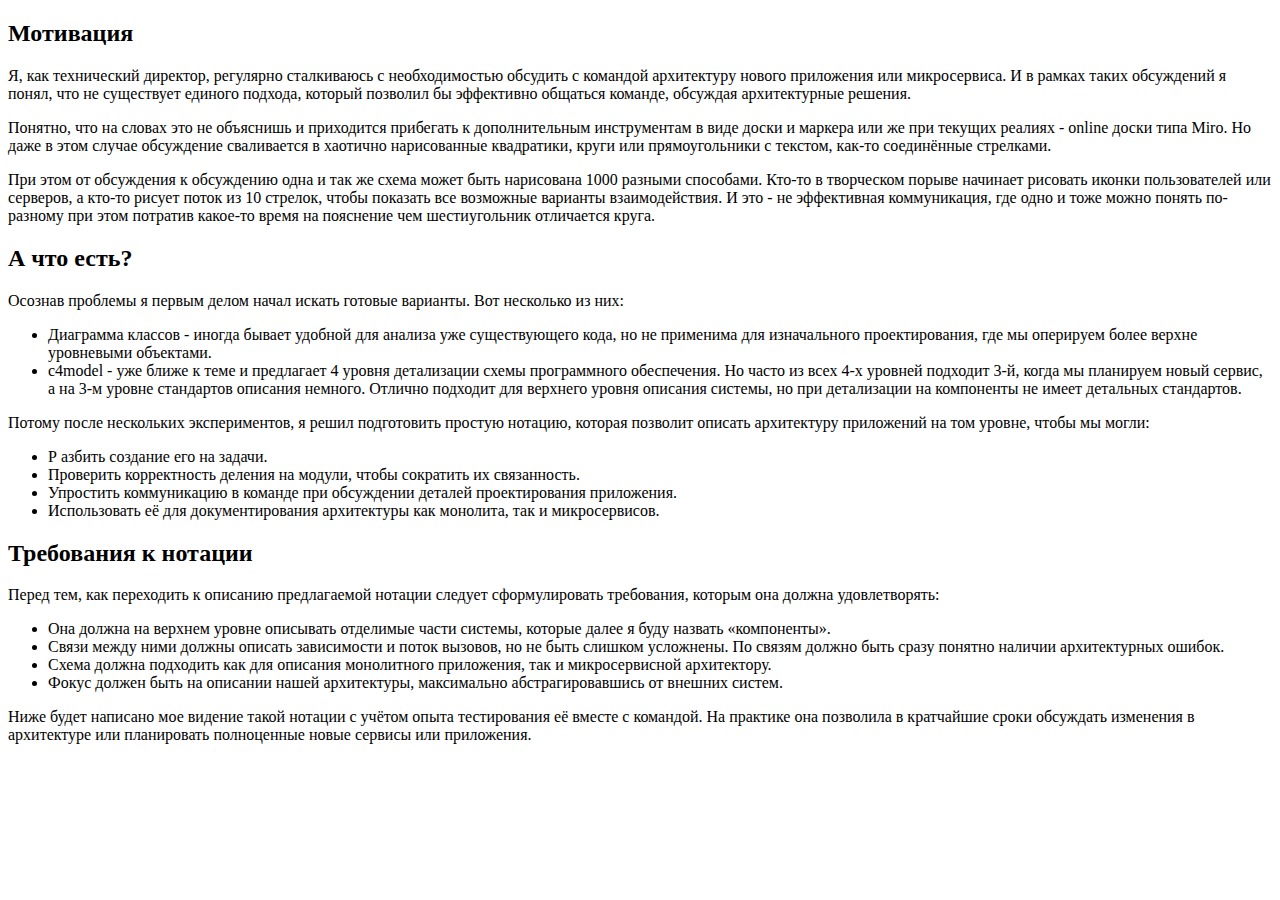
<file: index.html>
<!DOCTYPE html>
<html lang="en">

<head>
    <meta charset="UTF-8">
    <meta name="viewport" content="width=device-width, initial-scale=1.0">
    <title>Моя страница</title>
</head>

<body>
    <h2>Мотивация</h2>
    <p>
        Я, как технический директор, регулярно сталкиваюсь с необходимостью обсудить с командой архитектуру нового
        приложения
        или микросервиса. И в рамках таких обсуждений я понял, что не существует единого подхода, который позволил бы
        эффективно
        общаться команде, обсуждая архитектурные решения.
    </p>

    <p>
        Понятно, что на словах это не объяснишь и приходится прибегать к дополнительным инструментам в виде доски и
        маркера или
        же при текущих реалиях - online доски типа Miro. Но даже в этом случае обсуждение сваливается в хаотично
        нарисованные
        квадратики, круги или прямоугольники с текстом, как-то соединённые стрелками.
    </p>

    <p>
        При этом от обсуждения к обсуждению одна и так же схема может быть нарисована 1000 разными способами. Кто-то в
        творческом порыве начинает рисовать иконки пользователей или серверов, а кто-то рисует поток из 10 стрелок,
        чтобы
        показать все возможные варианты взаимодействия. И это - не эффективная коммуникация, где одно и тоже можно
        понять
        по-разному при этом потратив какое-то время на пояснение чем шестиугольник отличается круга.
    </p>


    <h2>
        А что есть?
    </h2>
    <p>Осознав проблемы я первым делом начал искать готовые варианты. Вот несколько из них:</p>
    <ul>
        <li>
            Диаграмма классов - иногда бывает удобной для анализа уже существующего кода, но не применима для
            изначального
            проектирования, где мы оперируем более верхне уровневыми объектами.
        </li>
        <li>
            c4model - уже ближе к теме и предлагает 4 уровня детализации схемы программного обеспечения. Но часто из
            всех 4-х
            уровней подходит 3-й, когда мы планируем новый сервис, а на 3-м уровне стандартов описания немного. Отлично
            подходит
            для
            верхнего уровня описания системы, но при детализации на компоненты не имеет детальных стандартов.
        </li>

    </ul>
    <p>
        Потому после нескольких экспериментов, я решил подготовить простую нотацию, которая позволит описать архитектуру
        приложений на том уровне, чтобы мы могли:
    </p>
    <ul>
        <li>Р
            азбить создание его на задачи.
        </li>
        <li>
            Проверить корректность деления на модули, чтобы сократить их связанность.
        </li>
        <li>
            Упростить коммуникацию в команде при обсуждении деталей проектирования приложения.
        </li>
        <li>
            Использовать её для документирования архитектуры как монолита, так и микросервисов.
        </li>
    </ul>

    <h2>Требования к нотации</h2>
    <p>
        Перед тем, как переходить к описанию предлагаемой нотации следует сформулировать требования, которым она должна
        удовлетворять:
    </p>
    <ul>
        <li>
            Она должна на верхнем уровне описывать отделимые части системы, которые далее я буду назвать «компоненты».
        </li>
        <li>
            Связи между ними должны описать зависимости и поток вызовов, но не быть слишком усложнены. По связям должно
            быть сразу понятно наличии архитектурных ошибок.
        </li>
        <li>
            Схема должна подходить как для описания монолитного приложения, так и микросервисной архитектору.
        </li>
        <li>
            Фокус должен быть на описании нашей архитектуры, максимально абстрагировавшись от внешних систем.
        </li>
    </ul>

    <p>
        Ниже будет написано мое видение такой нотации с учётом опыта тестирования её вместе с командой. На практике она
        позволила в кратчайшие сроки обсуждать изменения в архитектуре или планировать полноценные новые сервисы или
        приложения.
    </p>

</body>

</html>
</file>
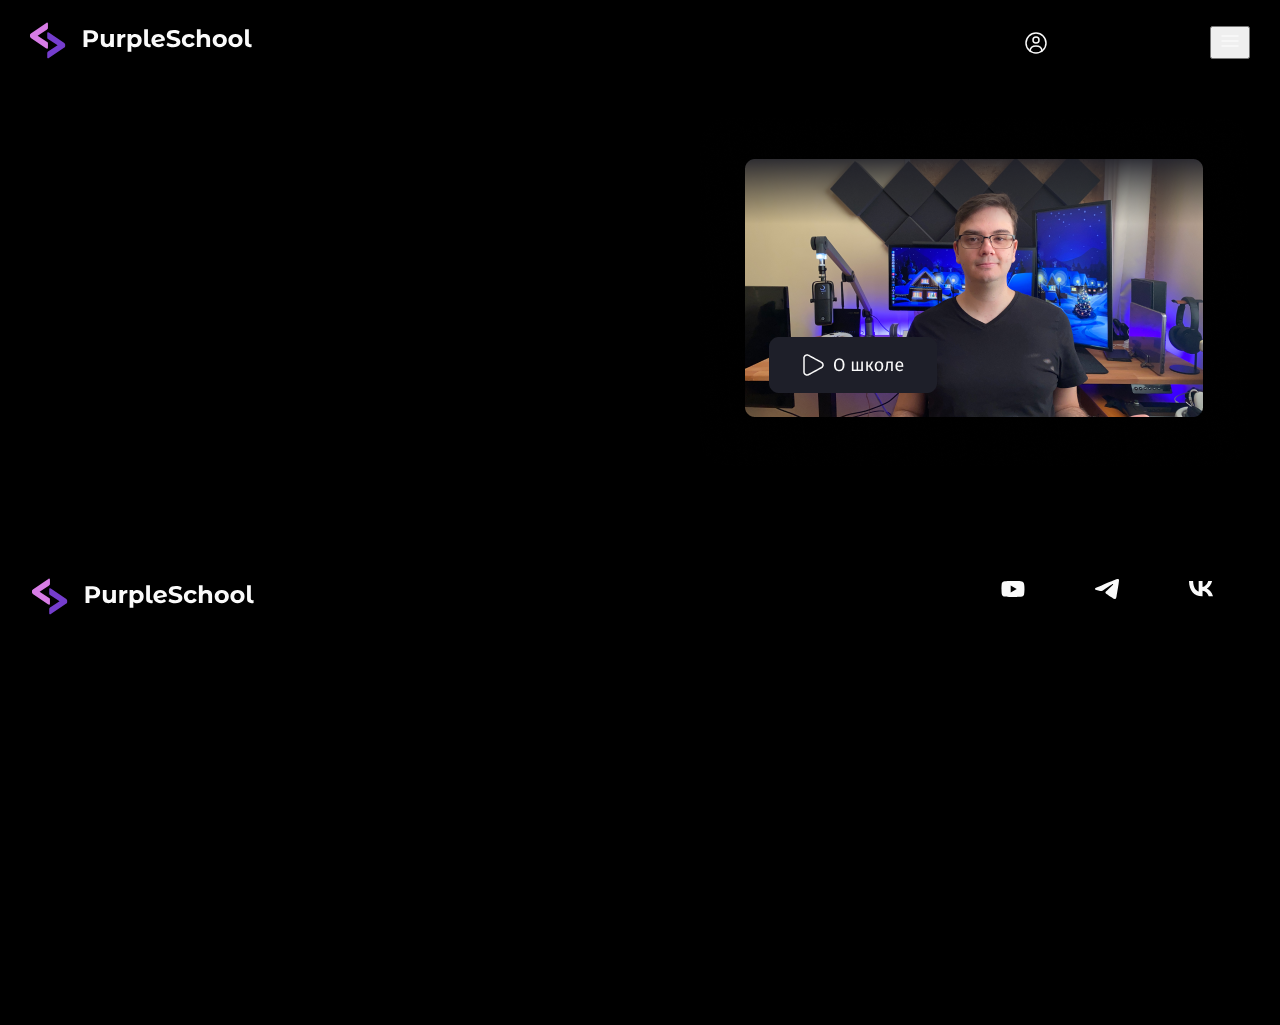
<file: 3-PurpleSchool/index.html>
<!DOCTYPE html>
<html lang="ru">

<head>
    <meta charset="UTF-8">
    <meta name="viewport" content="width=device-width, initial-scale=1.0">
    <link rel="stylesheet" href="styles/global.css">
    <link rel="stylesheet" href="styles/footer.css">
    <link rel="stylesheet" href="styles/header.css">
    <link rel="stylesheet" href="styles/page.css">
    <link rel="stylesheet" href="styles/components.css">
    <link rel="preconnect" href="https://fonts.googleapis.com">
    <link rel="preconnect" href="https://fonts.gstatic.com" crossorigin>
    <link href="https://fonts.googleapis.com/css2?family=Fira+Sans:ital,wght@0,100;0,200;0,300;0,400;0,500;0,600;0,700;0,800;0,900;1,100;1,200;1,300;1,400;1,500;1,600;1,700;1,800;1,900&display=swap"
          rel="stylesheet">
    <title>Школа разработки PurpleSchool</title>
</head>

<body>
<header class="header">
    <div class="header__wrapper">
        <a href="#">
            <img class="header__logo"
                 src="images/logo.svg"
                 alt="Логотип PurpleSchool">
        </a>
        <nav>
            <ul class="menu">
                <li class="menu__item menu__item_active"><a href="#">Курсы</a></li>
                <li class="menu__item"><a href="#">О школе</a></li>
                <li class="menu__item"><a href="#">Блог</a></li>
                <li class="menu__item"><a href="#">База знаний</a></li>
            </ul>
        </nav>
        <a class="header__login" href="#" aria-label="Вход в личный кабинет">
            <img src="images/user.svg" alt="Иконка пользователя">
            <div>Вход</div>
        </a>
        <button class="header__mobile-menu-button"
                aria-expanded="false"
                aria-haspopup="true">
            <img src="images/menu.svg" alt="Кнопка Меню">
        </button>
    </div>
</header>
<section class="section section_light">
    <div class="hero">
        <div class="hero__left">
            <h1 class="hero_h1">Доступные курсы по <br>
                <span class="hero_h1_gradient">Разработке и DevOps
                </span>
            </h1>
            <div class="hero_cta">
                <button class="button button_primary">Выбрать курс</button>
                <button class="button button_ghost">О школе</button>
            </div>
        </div>
        <img class="hero__right"
             src="images/video.png"
             alt="Видео с автором">
    </div>
</section>
<footer class="footer">
    <div class="footer__wrapper">
        <div class="footer__social">
            <a href="#">
                <img class="header__logo"
                     src="images/logo.svg"
                     alt="Логотип PurpleSchool">
            </a>
            <div class="social-icons">
                <a href="#" class="social-icons__icon">
                    <img src="images/social/youtube.svg" alt="YouTube PurpleSchool">
                </a>
                <a href="#" class="social-icons__icon">
                    <img src="images/social/telegram.svg" alt="Telegram PurpleSchool">
                </a>
                <a href="#" class="social-icons__icon">
                    <img src="images/social/vk.svg" alt="ВКонтакте PurpleSchool">
                </a>
            </div>
        </div>
        <div class="footer__menu">
            <nav>
                <div class="footer__menu-header">Меню</div>
                <ul class="menu-small">
                    <li class="menu-small__item"><a href="#">Курсы</a></li>
                    <li class="menu-small__item"><a href="#">О школе</a></li>
                    <li class="menu-small__item"><a href="#">Блог</a></li>
                    <li class="menu-small__item"><a href="#">База знаний</a></li>
                </ul>
            </nav>
            <div>
                <div class="footer__menu-header">Документы</div>
                <ul class="menu-small">
                    <li class="menu-small__item"><a href="#">Договор Оферта</a></li>
                    <li class="menu-small__item"><a href="#">Политика конфиденциальности</a></li>
                </ul>
            </div>
            <div>
                <div class="footer__menu-header">Реквизиты</div>
                <ul class="menu-small">
                    <li class="menu-small__item">ИП Ларичев Антон Андреевич</li>
                    <li class="menu-small__item">ИНН 773373765379</li>
                    <li class="menu-small__item"><a
                            href="mailto:contact@purpleschool.ru">contact@purpleschool.ru</a></li>
                </ul>
            </div>
        </div>
        <div class="footer__copyright">
            PurpleSchool © 2020 - 2023 Все права защищены
        </div>
    </div>
</footer>
</body>

</html>
</file>
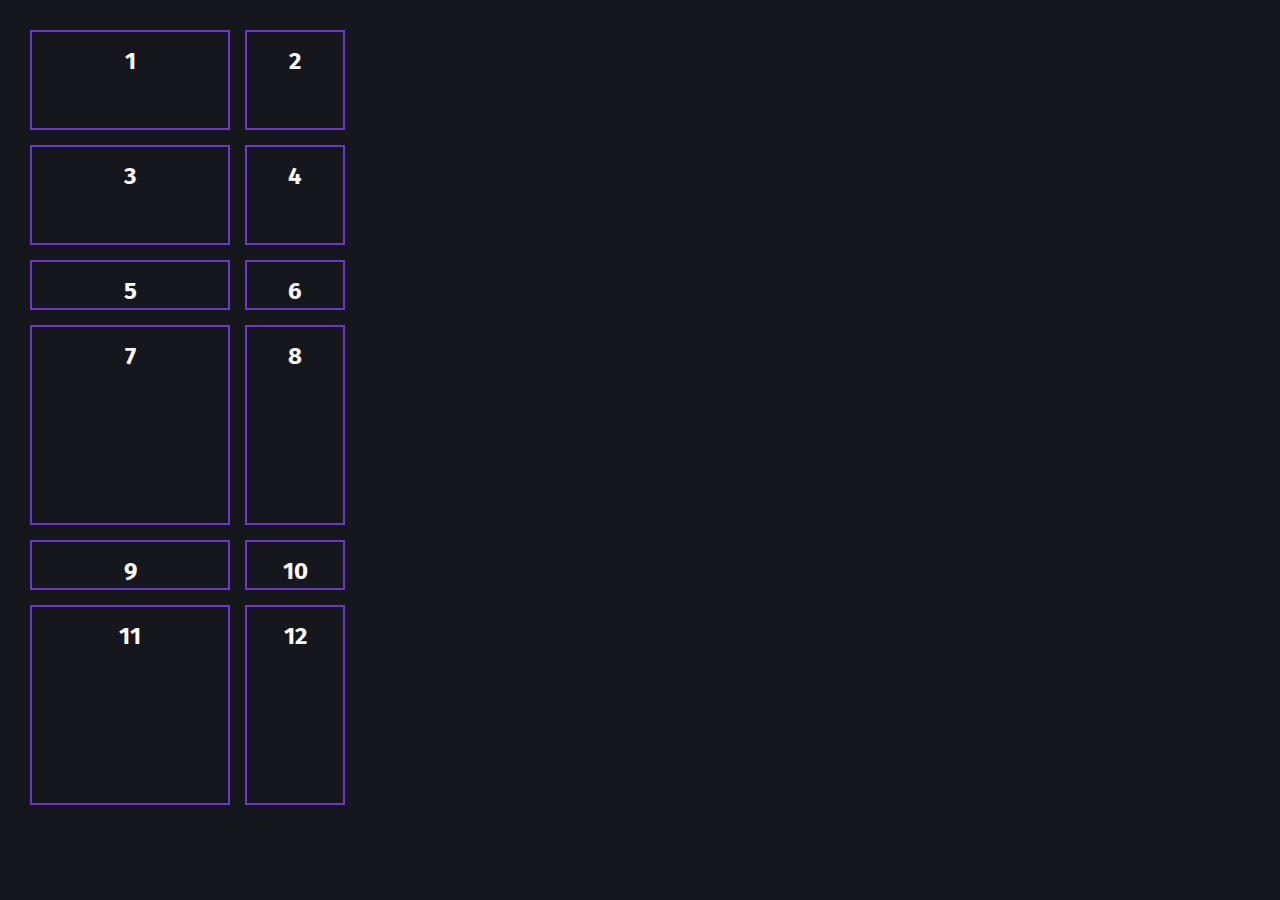
<file: 4-Grid/index.html>
<!DOCTYPE html>
<html lang="ru">
<head>
    <meta charset="UTF-8">
    <meta name="viewport" content="width=device-width, initial-scale=1.0">
    <link rel="stylesheet" href="styles/styles.css">
    <link rel="preconnect" href="https://fonts.googleapis.com">
    <link rel="preconnect" href="https://fonts.gstatic.com" crossorigin>
    <link href="https://fonts.googleapis.com/css2?family=Fira+Sans:ital,wght@0,100;0,200;0,300;0,400;0,500;0,600;0,700;0,800;0,900;1,100;1,200;1,300;1,400;1,500;1,600;1,700;1,800;1,900&display=swap"
          rel="stylesheet">
    <title>Grids</title>
</head>
<body>
<div class="wrapper">
    <div class="item">1</div>
    <div class="item">2</div>
    <div class="item">3</div>
    <div class="item">4</div>
    <div class="item">5</div>
    <div class="item">6</div>
    <div class="item">7</div>
    <div class="item">8</div>
    <div class="item">9</div>
    <div class="item">10</div>
    <div class="item">11</div>
    <div class="item">12</div>
</div>
</body>
</html>
</file>
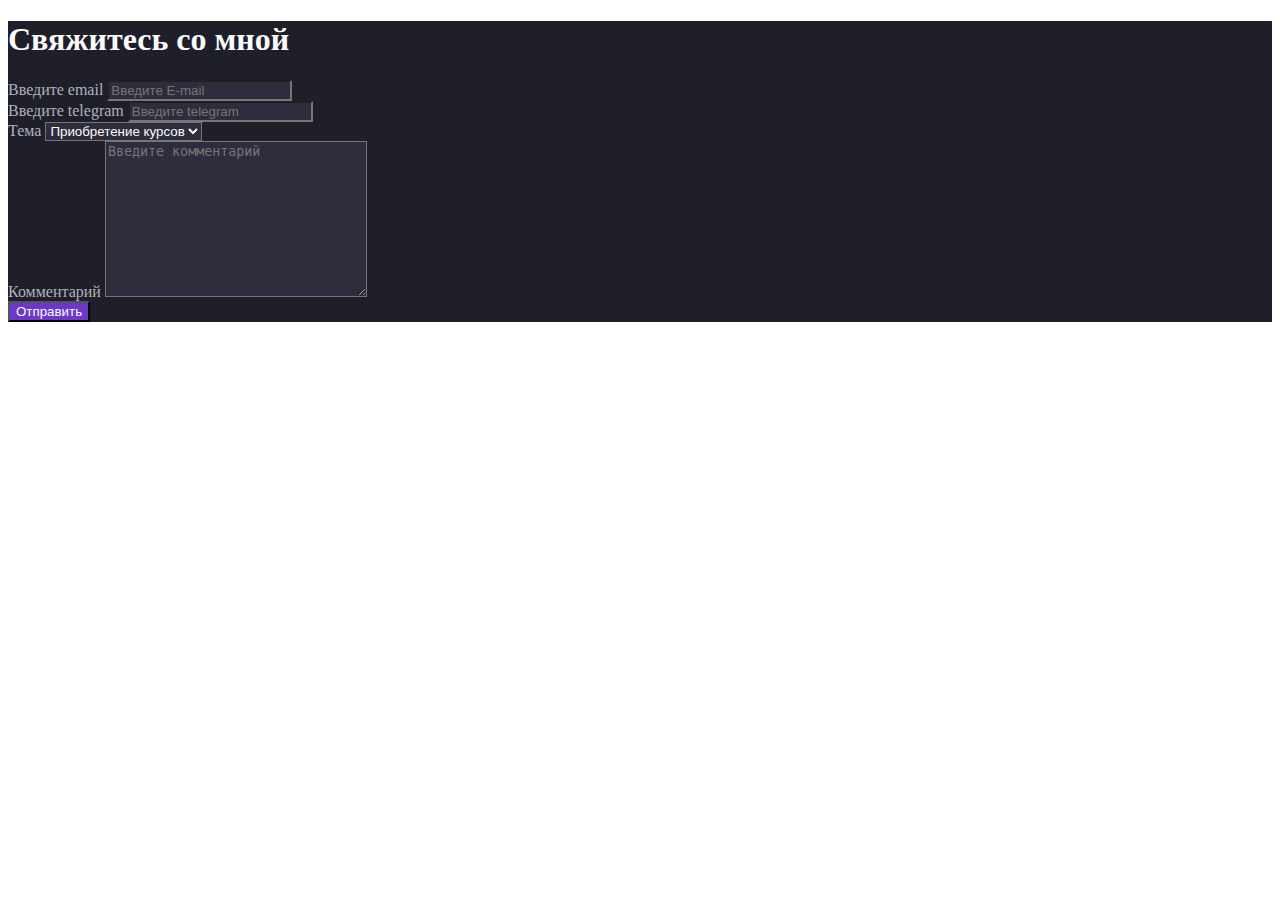
<file: form-contact-me.html>
<!DOCTYPE html>
<html lang="en">

<head>
    <meta charset="UTF-8">
    <meta
        name="viewport"
        content="width=device-width, initial-scale=1.0"
    >
    <title>My table</title>
    <link
        rel="stylesheet"
        href="./styles/style.css"
    >
</head>

<body>
    <main>
        <section>
            <h1>Свяжитесь со мной</h1>
            <form action="#">
                <div>
                    <label for="email">Введите email</label>
                    <input
                        type="email"
                        name="email"
                        id="email"
                        placeholder="Введите E-mail"
                        required
                    >
                </div>
                <div>
                    <label for="telegram">Введите telegram</label>
                    <input
                        type="text"
                        name="telegram"
                        id="telegram"
                        placeholder="Введите telegram"
                    >
                </div>
                <div>
                    <label for="topic">Тема</label>
                    <select
                        name="topic"
                        id="topic"
                        required
                    >
                        <option value="courses">Приобретение курсов</option>
                        <option value="feedback">Обратная связь</option>
                    </select>
                </div>
                <div>
                    <label for="comment">Комментарий</label>
                    <textarea
                        name="comment"
                        id="comment"
                        cols="30"
                        rows="10"
                        placeholder="Введите комментарий"
                    ></textarea>
                </div>
                <button type="submit">Отправить</button>
            </form>
        </section>
    </main>
</body>

</html>
</file>
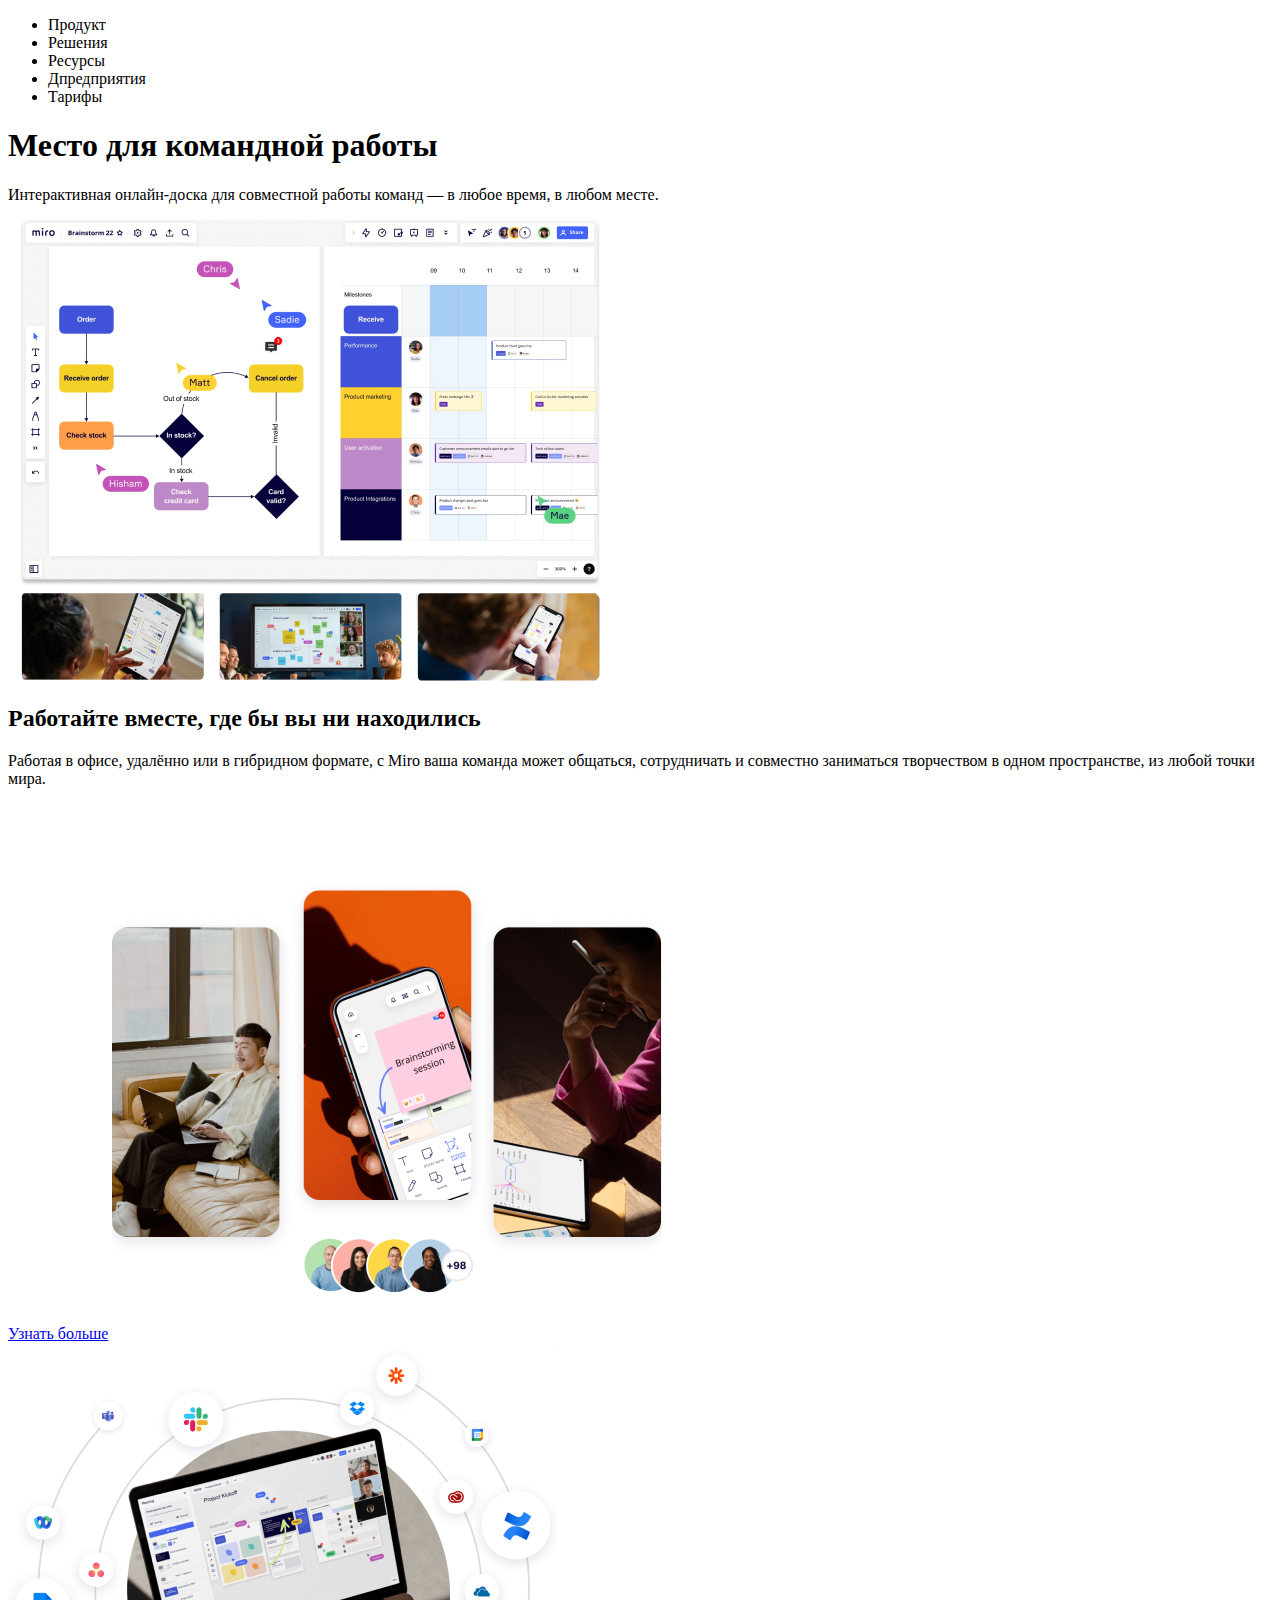
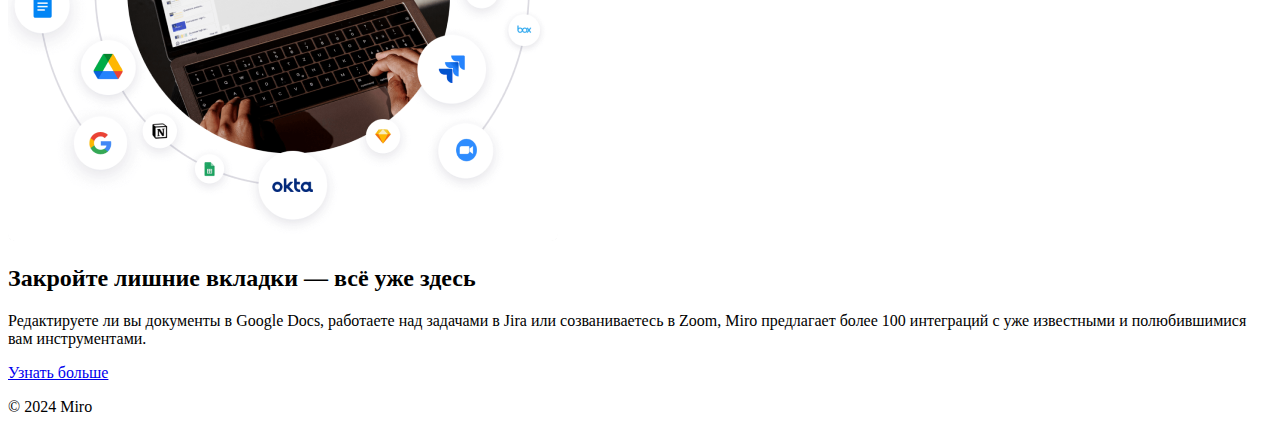
<file: miro.html>
<!DOCTYPE html>
<html lang="ru">

<head>
    <meta charset="UTF-8">
    <meta name="viewport" content="width=device-width, initial-scale=1.0">
    <title>Miro</title>
</head>

<body>
    <header>
        <nav>
            <ul>
                <li>Продукт</li>
                <li>Решения</li>
                <li>Ресурсы</li>
                <li>Дпредприятия</li>
                <li>Тарифы</li>
            </ul>
        </nav>
    </header>
    <main>
        <section>
            <h1>
                Место для командной работы
            </h1>
            <p>
                Интерактивная онлайн-доска для совместной работы команд — в любое время,
                в любом месте.
            </p>
            <img src="./images/headerimage-without-text-1.png" alt="Изображение экрана работы Миро">
        </section>
        <section>
            <h2>
                Работайте вместе, где бы вы ни находились
            </h2>
            <p>
                Работая в офисе, удалённо или в гибридном формате, с Miro ваша команда может общаться, сотрудничать и
                совместно
                заниматься творчеством в одном пространстве, из любой точки мира.
            </p>
            <a href="#">Узнать больше</a>
            <img src="./images/headerimage-without-text-2.png" alt="Работа с Миров с мобильных">
        </section>
        <section>
            <img src="./images/headerimage-without-text-3.png" alt="Сервисы вокруг Миро">
            <h2>
                Закройте лишние вкладки — всё уже здесь
            </h2>
            <p>
                Редактируете ли вы документы в Google Docs, работаете над задачами в Jira или созваниваетесь в Zoom,
                Miro предлагает
                более 100 интеграций с уже известными и полюбившимися вам инструментами.
            </p>
            <a href="#">Узнать больше</a>
        </section>
    </main>
    <footer>
        <p>© 2024 Miro</p>
    </footer>
</body>

</html>
</file>
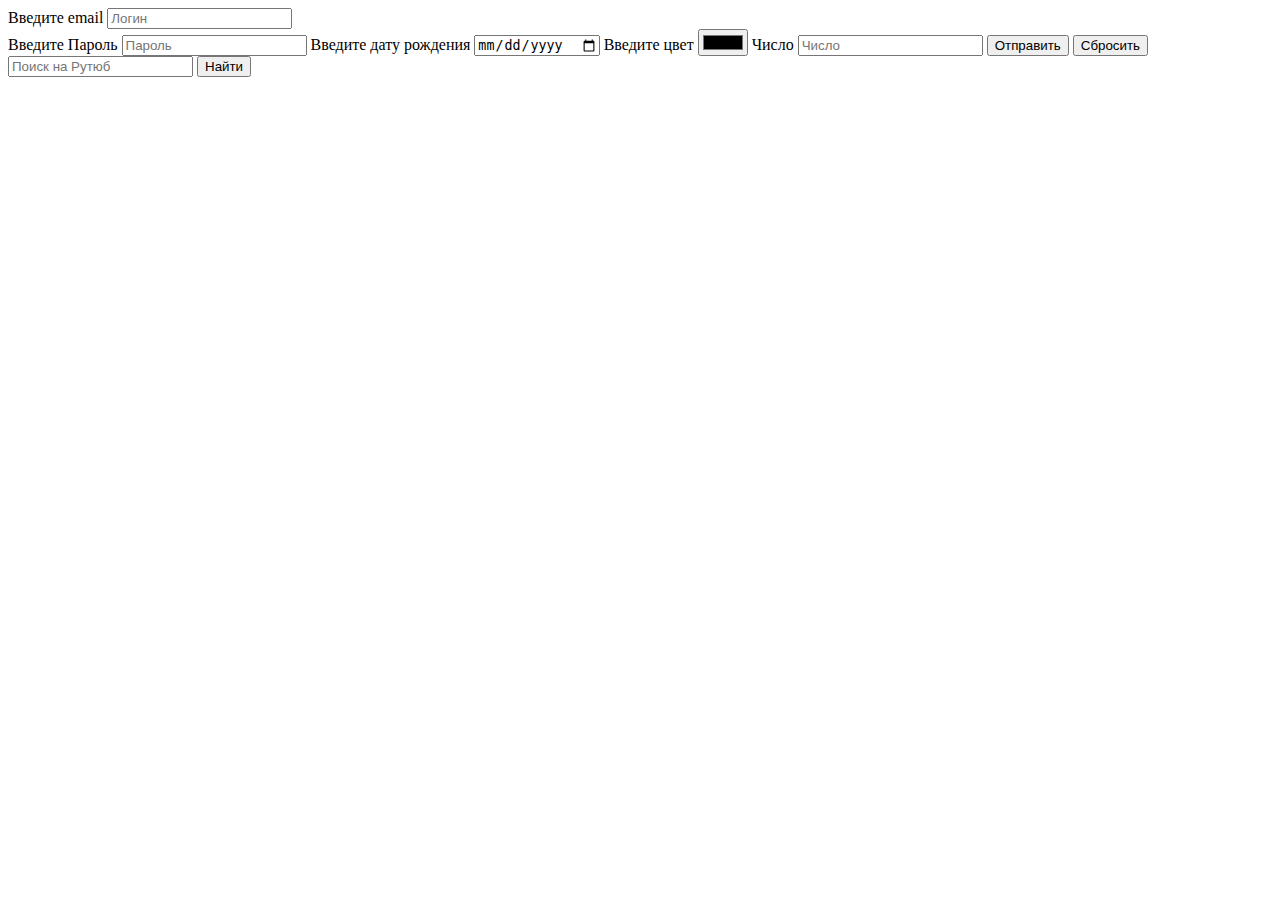
<file: table.html>
<!DOCTYPE html>
<html lang="en">

<head>
    <meta charset="UTF-8">
    <meta name="viewport" content="width=device-width, initial-scale=1.0">
    <title>My table</title>
</head>

<body>
    <section>
        <form action="/test" method="get">
            <input type="hidden" name="hidden" value="значение поля">
            <div>
                <label for="email">Введите email</label>
                <input type="email" name="email" id="email" placeholder="Логин">
            </div>
            <label for="password">Введите Пароль</label>
            <input type="password" name="password" id="password" placeholder="Пароль">
            <label for="birthDate">Введите дату рождения</label>
            <input type="date" id="birthDate" name="birthDate">
            <label for="color">Введите цвет</label>
            <input type="color" id="color" name="color">
            <label>
                <span>Число</span>
                <input type="number" placeholder="Число">
            </label>
            <button type="submit">Отправить</button>
            <button type="reset">Сбросить</button>
        </form>
    </section>
    <section>
        <form action="https://rutube.ru/search/" method="get">
            <label for="search_query">
                <input type="search" name="query" id="search_query" placeholder="Поиск на Рутюб">
                <button type="submit">Найти</button>
            </label>
        </form>
    </section>

    <!--     <section>
        <table>
            <caption>
                Таблица расходов и доходов
            </caption>
            <thead>
                <tr>
                    <th>Год</th>
                    <th colspan="2">2024</th>
                    <th colspan="2">2025</th>
                </tr>
                <tr>
                    <th>Полугодие</th>
                    <th>1</th>
                    <th>2</th>
                    <th>1</th>
                    <th>2</th>
                </tr>
            </thead>
            <tbody>
                <tr>
                    <td>Доход</td>
                    <td>1500$</td>
                    <td>1800$</td>
                    <td>2000$</td>
                    <td>3000$</td>
                </tr>
                <tr>
                    <td>Расход</td>
                    <td>-500$</td>
                    <td>-600$</td>
                    <td>-700$</td>
                    <td>-1000$</td>
                </tr>
            </tbody>
            <tfoot>
                <td>Итог</td>
                <td>1000$</td>
                <td>1200$</td>
                <td>1300$</td>
                <td>2000$</td>
            </tfoot>
        </table>
    </section> -->

</body>

</html>
</file>
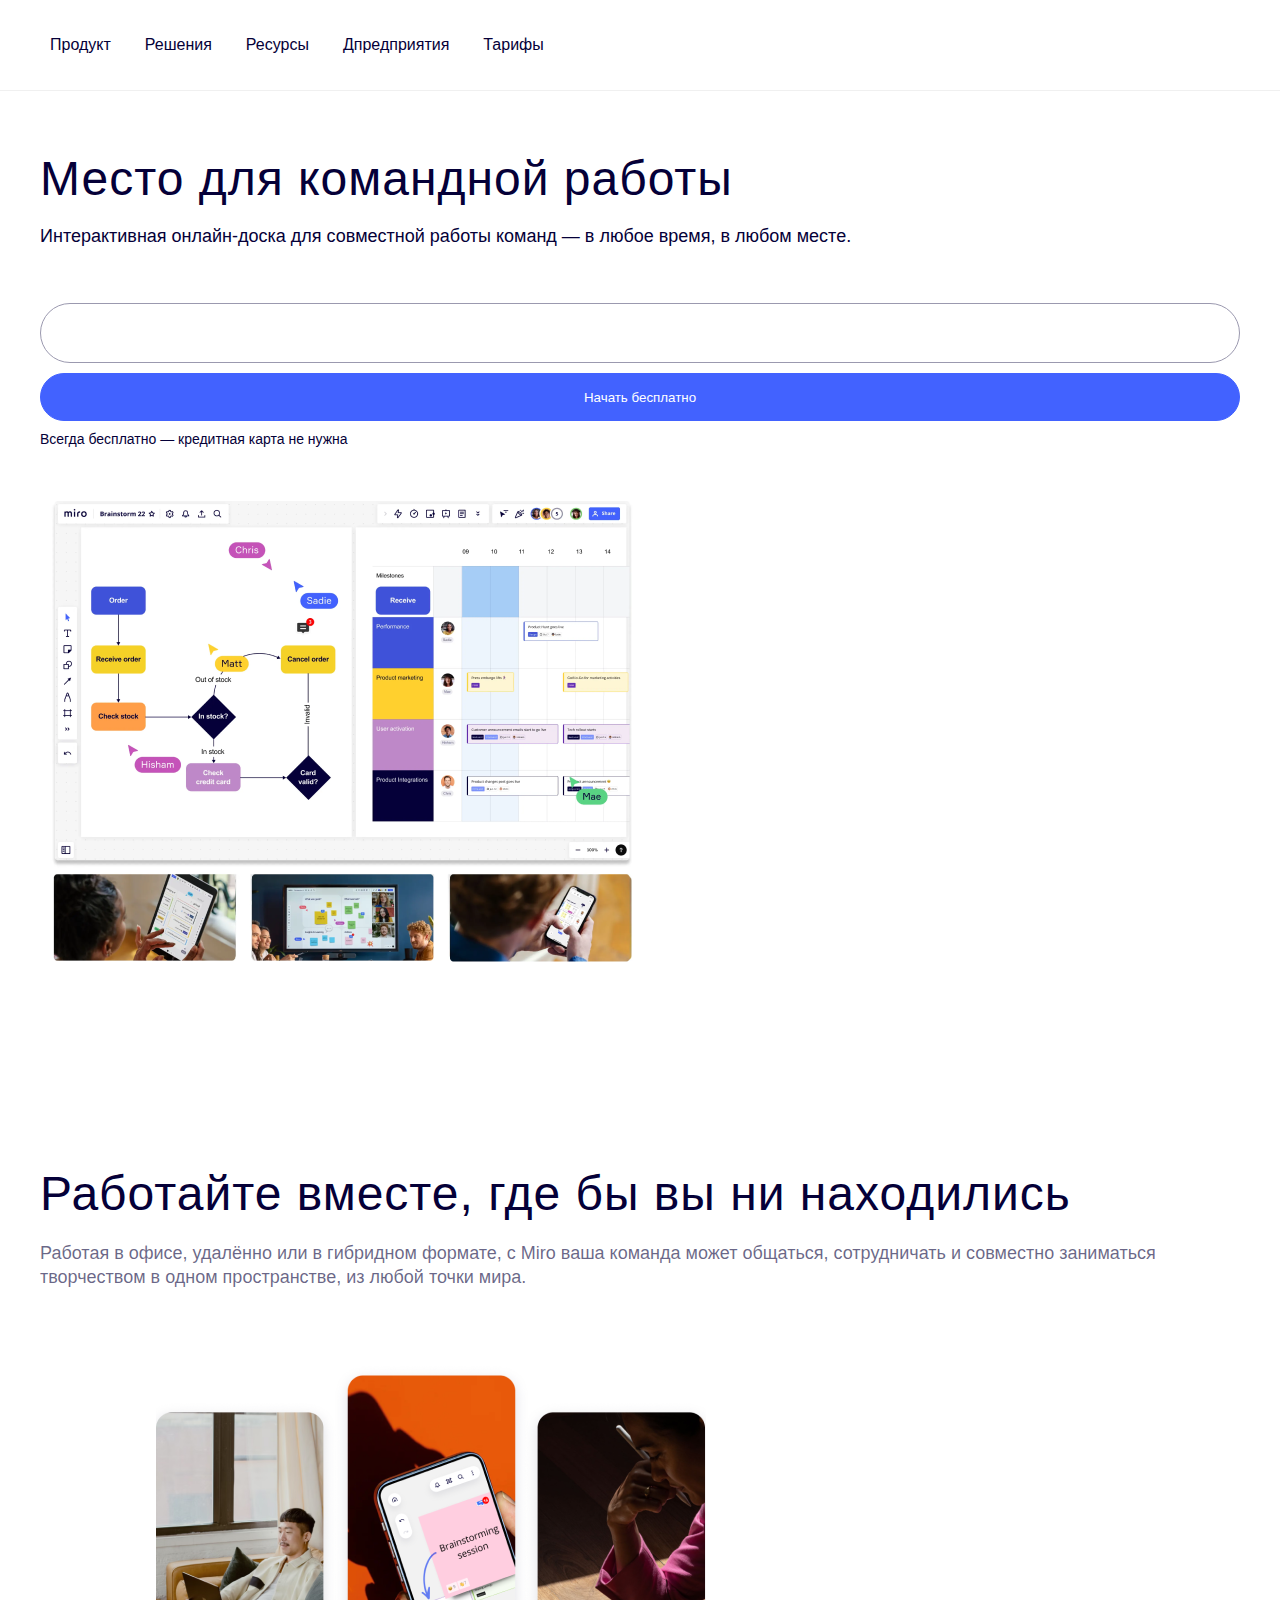
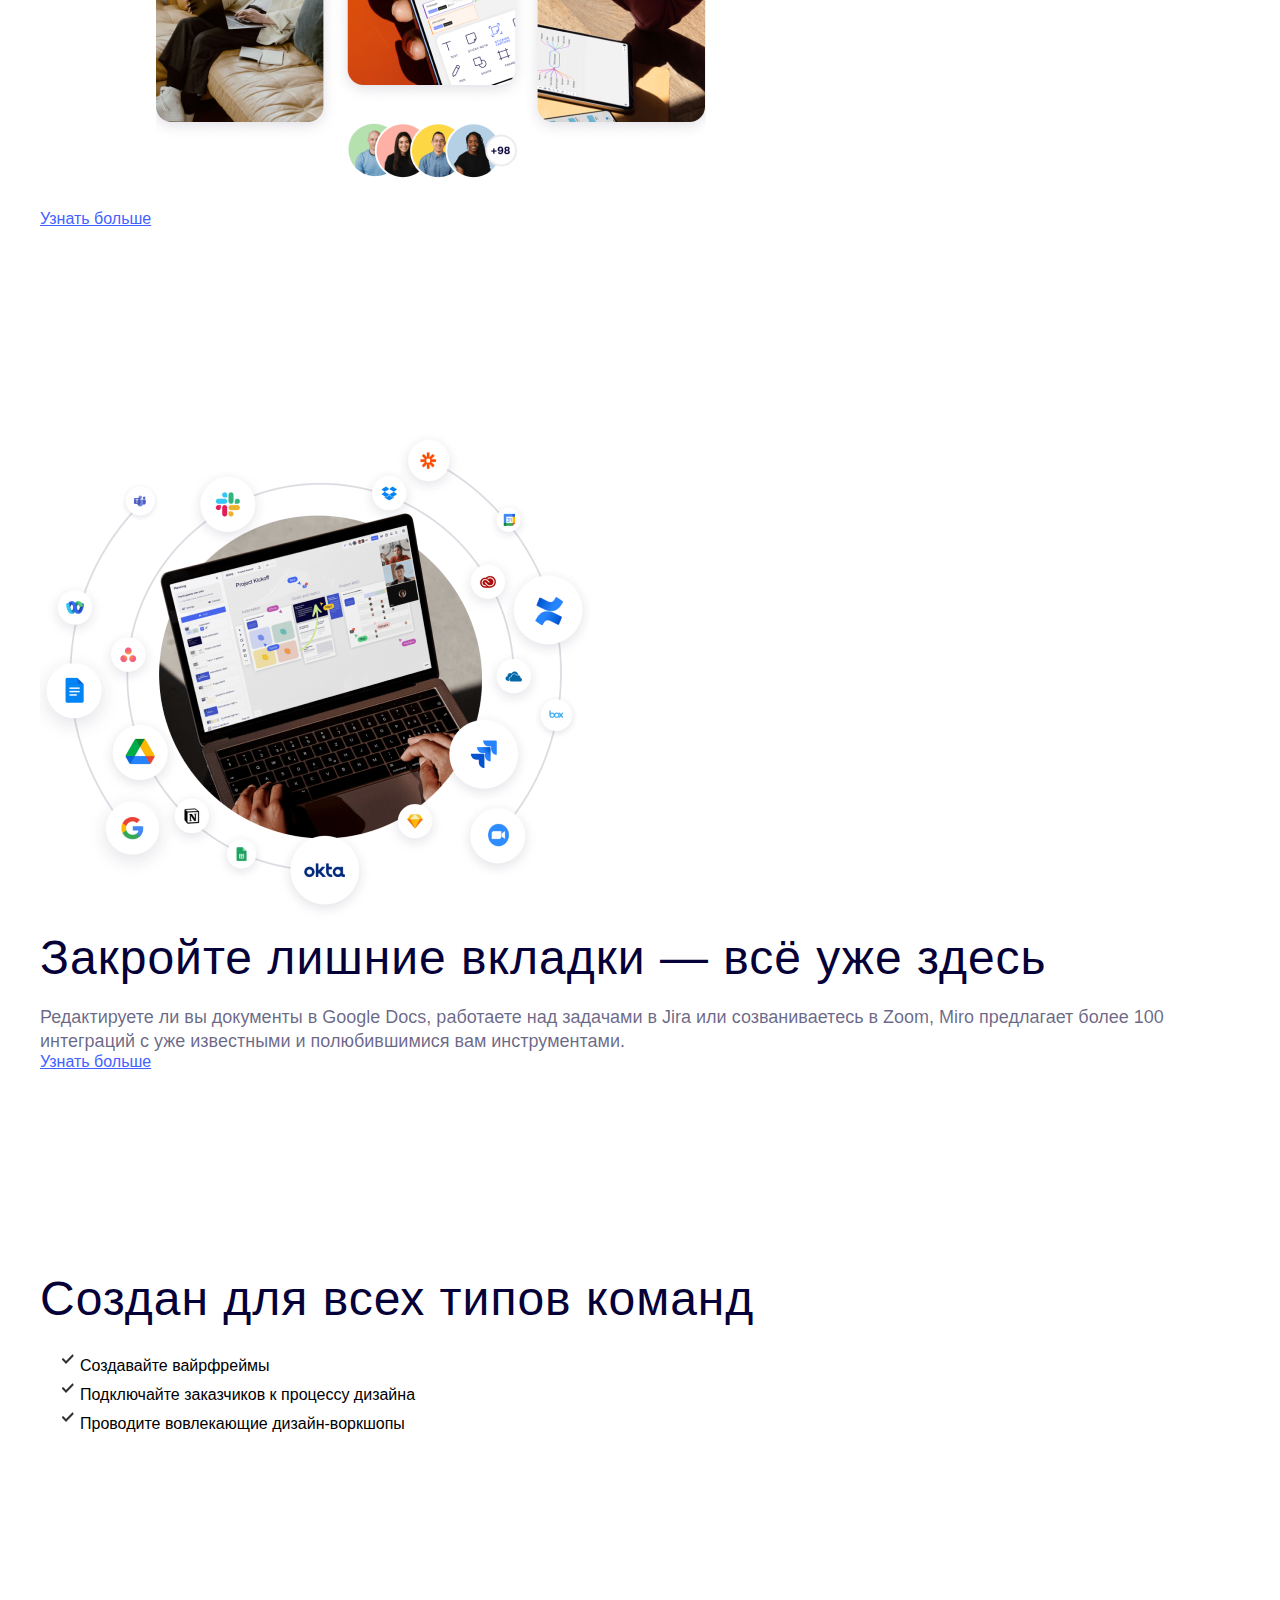
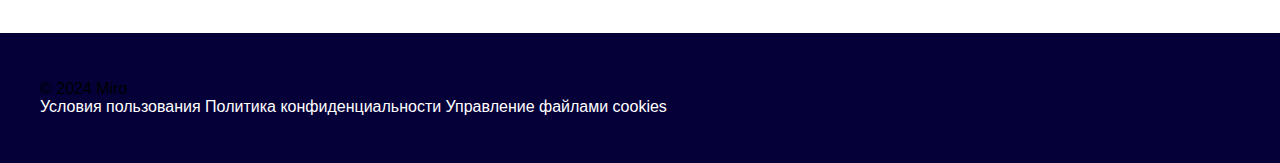
<file: 1-Miro/miro.html>
<!DOCTYPE html>
<html lang="ru">

<head>
    <meta charset="UTF-8">
    <meta
        name="viewport"
        content="width=device-width, initial-scale=1.0"
    >
    <title>Miro</title>
    <link
        rel="stylesheet"
        href="./styles/styles.css"
    >
</head>

<body>
    <header>
        <nav>
            <ul>
                <li><a href="#">Продукт</a></li>
                <li><a href="#">Решения</a></li>
                <li><a href="#">Ресурсы</a></li>
                <li><a href="#">Дпредприятия</a></li>
                <li><a href="#">Тарифы</a></li>
            </ul>
        </nav>
    </header>
    <main>
        <section>
            <h1>
                Место для командной работы
            </h1>
            <p class="heroText">
                Интерактивная онлайн-доска для совместной работы команд — в любое время,
                в любом месте.
            </p>
            <form
                action="/register"
                method="get"
                class="heroForm"
            >
                <input
                    type="email"
                    name="email"
                    id="email"
                >
                <button id="heroButton">Начать бесплатно</button>
            </form>
            <p>Всегда бесплатно — кредитная карта не нужна</p>
            <img
                src="./images/headerimage-without-text-1.png"
                alt="Изображение экрана работы Миро"
            >
        </section>
        <section>
            <h2>
                Работайте вместе, где бы вы ни находились
            </h2>
            <p class="sectionText">
                Работая в офисе, удалённо или в гибридном формате, с Miro ваша команда может общаться, сотрудничать и
                совместно
                заниматься творчеством в одном пространстве, из любой точки мира.
            </p>
            <a
                href="#"
                class="link"
            >Узнать больше</a>
            <img
                src="./images/headerimage-without-text-2.png"
                alt="Работа с Миров с мобильных"
            >
        </section>
        <section>
            <img
                src="./images/headerimage-without-text-3.png"
                alt="Сервисы вокруг Миро"
            >
            <h2>
                Закройте лишние вкладки — всё уже здесь
            </h2>
            <p class="sectionText">
                Редактируете ли вы документы в Google Docs, работаете над задачами в Jira или созваниваетесь в Zoom,
                Miro предлагает
                более 100 интеграций с уже известными и полюбившимися вам инструментами.
            </p>
            <a
                href="#"
                class="link"
            >Узнать больше</a>
        </section>
        <section>
            <h2>
                Создан для всех типов команд
            </h2>
            <ul class="sectionList">
                <li>Создавайте вайрфреймы</li>
                <li>Подключайте заказчиков к процессу дизайна</li>
                <li>Проводите вовлекающие дизайн-воркшопы</li>
            </ul>
        </section>
    </main>
    <footer>
        <div>&#169; 2024 Miro</div>
        <div>
            <a href="#">Условия пользования</a>
            <a href="#">Политика конфиденциальности</a>
            <a href="#">Управление файлами cookies</a>
        </div>
    </footer>
</body>

</html>
</file>
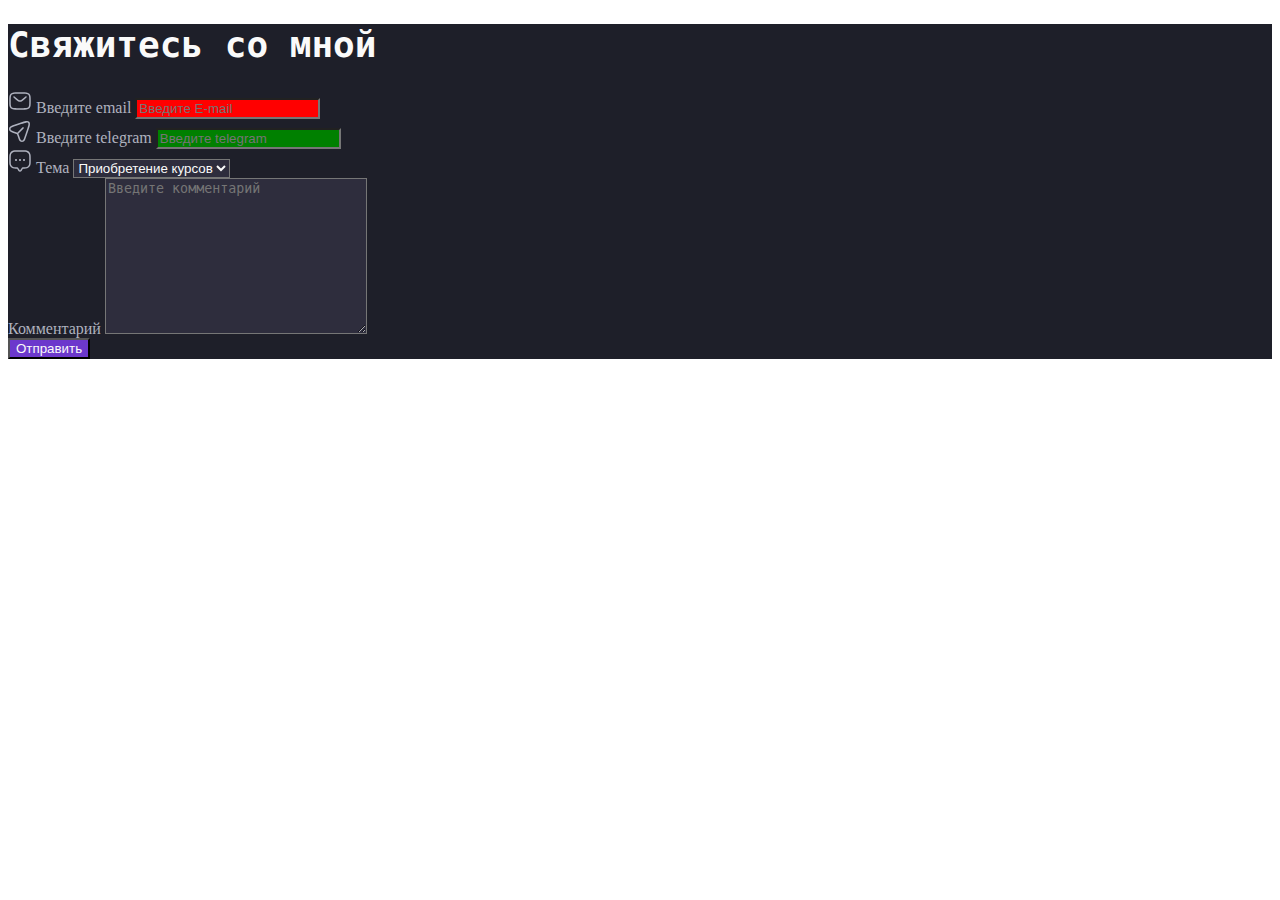
<file: 2-PurpleForm/form-contact-me.html>
<!DOCTYPE html>
<html lang="en">

<head>
    <meta charset="UTF-8">
    <meta
        name="viewport"
        content="width=device-width, initial-scale=1.0"
    >
    <title>Форма связи</title>
    <link
        rel="stylesheet"
        href="./styles/styles.css"
    >
</head>

<body>
    <main>
        <section>
            <h1>Свяжитесь со мной</h1>
            <form action="#">
                <div class="field">
                    <img
                        src="./images/message.svg"
                        alt="Иконка сообщения"
                    >
                    <label for="email">Введите email</label>
                    <input
                        type="email"
                        name="email"
                        id="email"
                        placeholder="Введите E-mail"
                        required
                    >
                </div>
                <div class="field">
                    <img
                        src="./images/telegram.svg"
                        alt="Иконка Телеграмм"
                    >
                    <label for="telegram">Введите telegram</label>
                    <input
                        type="text"
                        name="telegram"
                        id="telegram"
                        placeholder="Введите telegram"
                    >
                </div>
                <div class="field">
                    <img
                        src="./images/topic.svg"
                        alt="Иконка отзыва"
                    >
                    <label for="topic">Тема</label>
                    <select
                        name="topic"
                        id="topic"
                        required
                    >
                        <option value="courses">Приобретение курсов</option>
                        <option value="feedback">Обратная связь</option>
                    </select>
                </div>
                <div class="field">
                    <label for="comment">Комментарий</label>
                    <textarea
                        name="comment"
                        id="comment"
                        cols="30"
                        rows="10"
                        placeholder="Введите комментарий"
                    ></textarea>
                </div>
                <button type="submit">Отправить</button>
            </form>
        </section>
    </main>
</body>

</html>
</file>
<file: 3-PurpleSchool/styles/global.css>
:root {
    --color-primary: #000;
}

html {

}

body {
    background: #000;
}
</file>
<file: 3-PurpleSchool/styles/footer.css>
.footer {
    background-color: var(--color-footer);
}

.footer__wrapper {
    max-width: var(--layout-width);
    margin: 0 auto;
    padding: 60px 24px 100px;
}

.footer__social {
    display: flex;
    justify-content: space-between;
    margin-bottom: 36px;
}

.footer__menu {
    display: flex;
    gap: 80px;
    margin-bottom: 48px;
}

.footer__menu-header {
    font-weight: 400;
    font-size: 16px;
    line-height: 120%;
    color: var(--color-secondary);
}

.footer__copyright {
    font-weight: 400;
    font-size: 16px;
    line-height: 150%;
    color: var(--color-link-hover);
}
</file>
<file: 3-PurpleSchool/styles/header.css>
/* Header */

header {
    background-color: var(--color-bg-medium);
}

.header__wrapper {
    max-width: 1220px;
    margin: 0 auto;
    display: flex;
    justify-content: space-between;
    align-items: center;
}

.header__login {
    display: flex;
    gap: 8px;
    align-items: center;
    font-size: 18px;
    cursor: pointer;
    color: var(--color-text);
}

.header__login:hover {
    color: var(--color-link-hover);
}

/* Menu */

.menu {
    list-style: none;
    display: flex;
    gap: 40px;
}

.menu__item {
    padding: 8px 16px;
}

.menu__item a {
    cursor: pointer;
    font-size: 18px;
    line-height: 120%;
    color: var(--color-text);
}

.menu__item:hover a {
    color: var(--color-link-hover);
}

.menu__item_active {
    border: 1px solid var(--color-stroke);
    border-radius: var(--border-8);
}
</file>
<file: 3-PurpleSchool/styles/page.css>
.hero {
    max-width: var(--layout-width);
    margin: 0 auto;
    display: flex;
    justify-content: space-between;
    align-items: center;
    padding: 40px 24px;
}

.hero__left {
    display: flex;
    flex-direction: column;
    gap: 32px;
}

.hero_h1 {
    margin: 0;
    font-weight: 700;
    font-size: 54px;
    line-height: 100%;
    color: var(--color-text);
}

.hero_h1_gradient {
    background: var(--gradient);
    background-clip: text;
    -webkit-background-clip: text;
    -webkit-text-fill-color: transparent;
    color: transparent;
}

.hero_cta {
    display: flex;
    gap: 32px;
}

.button-more {
    text-align: center;
}

.chip_wrapper {
    display: flex;
    gap: 24px;
    margin-bottom: 32px;
    overflow-x: auto;
    margin-left: -24px;
    padding-left: 24px;
    margin-right: -24px;
    scrollbar-width: none;
}

.courses_wrapper {
    display: grid;
    grid-template-columns: repeat(3, 1fr);
    gap: 70px;
}

@media (max-width: 1200px) {
    .hero {
        flex-direction: column;
    }

    .hero_cta {
        justify-content: center;
    }

    .hero_h1 {
        text-align: center;
    }
}

@media (max-width: 640px) {
    .hero_h1 {
        font-size: 30px;
        line-height: 120%;
    }

    .hero__right {
        width: 100%;
    }

    .hero {
        padding: 0 24px;
    }
}

@media (max-width: 480px) {
    .hero_cta {
        gap: 16px;
    }
}
</file>
<file: 3-PurpleSchool/styles/components.css>
/* Section */

.section_light {
    background-color: var(--color-bg-medium);
}

.section__wrapper {
    max-width: var(--layout-width);
    margin: 0 auto;
    padding: 100px 24px;
}

/* Buttons */

.button {
    padding: 16px 32px;
    color: var(--color-text);
    background: none;
    border: none;
    font-weight: 400;
    font-size: 18px;
    line-height: 120%;
    border-radius: var(--border-10);
    cursor: pointer;
    display: inline-block;
    text-align: center;
}

.button_primary {
    background: var(--color-primary);
}

.button_primary:hover {
    background: var(--color-primary-hover);
}

.button_ghost {
    border: 1px solid var(--color-stroke);
}

.button_ghost:hover {
    background: var(--color-bg-light);
}

@media (max-width: 640px) {
    .button {
        padding: 12px 32px;
    }
}

/* Social */

.social-icons {
    display: flex;
    align-items: center;
    gap: 24px;
}

.social-icons__icon {
    border: 1px solid var(--color-stroke);
    border-radius: var(--border-8);
    text-decoration: none;
    padding: 11px;
    width: 48px;
    height: 48px;
}

.social-icons__icon:hover {
    background: var(--color-bg-medium);
}

.menu-small {
    list-style: none;
    padding: 0;
}

.menu-small__item {
    color: var(--color-link-hover);
    font-size: 18px;
    line-height: 120%;
    margin-bottom: 12px;
}

.menu-small__item a {
    color: var(--color-text);
}

.menu-small__item a:hover {
    color: var(--color-link-hover);
}

/* Headling */

.heading {
    margin-bottom: 32px;
}

.headling__top {
    font-weight: 400;
    font-size: 18px;
    line-height: 120%;
    color: var(--color-secondary);
    margin-bottom: 8px;
}

.headling__bottom {
    font-weight: 400;
    font-size: 46px;
    line-height: 120%;
    color: var(--color-text);
    margin: 0 0 32px 0;
}

@media (max-width: 860px) {
    .headling__bottom {
        font-weight: 400;
        font-size: 34px;
        line-height: 120%;
    }
}

/* paragraph */

.paragraph {
    font-weight: 400;
    font-size: 18px;
    line-height: 150%;
    color: var(--color-text);
    max-width: 787px;
}

.paragraph_32 {
    margin-bottom: 32px;
}

/* Card */

.card {
    background: var(--color-bg-medium);
    border-radius: var(--border-10);
}

.card__32 {
    padding: 32px;
}

/* post-wrapper */

.post-wrapper {
    margin-top: 48px;
    display: flex;
    flex-direction: column;
    gap: 36px;
    margin-bottom: 48px;
}

/* post */

.post {
    display: flex;
    justify-content: space-between;
    gap: 32px;
}

.post__button a {
    display: block;
}

.post__stats {
    display: flex;
    gap: 32px;
}

.post__stat {
    display: flex;
    align-items: center;
    gap: 4px;
    color: var(--color-link-hover);
    font-weight: 400;
    font-size: 16px;
    line-height: 120%;
}

.post__content {
    display: flex;
    flex-direction: column;
    gap: 12px;
}

.post__header {
    font-weight: 700;
    font-size: 24px;
    line-height: 120%;
    color: var(--color-text);
    margin: 0;
}

.post__description {
    font-weight: 400;
    font-size: 16px;
    line-height: 150%;
    color: var(--color-text);
}

@media (max-width: 860px) {
    .post {
        flex-direction: column;
    }

    .post__header {
        font-size: 21px;
    }
}

/* chip */

.chip {
    font-weight: 400;
    font-size: 18px;
    line-height: 120%;
    text-align: center;
    color: var(--color-text);
    border: 1px solid var(--color-stroke);
    border-radius: var(--border-10);
    padding: 8px 16px;
    background: none;
    cursor: pointer;
    white-space: nowrap;
}

.chip:hover {
    background: var(--color-bg-medium);
}

.chip_active {
    background: var(--color-primary);
    border: none;
}

.chip_active:hover {
    background: var(--color-primary-hover);
    border: none;
}

/* Course Card */

.course-card {
    background: var(--color-bg-medium);
    border-radius: var(--border-10);
    color: var(--color-text);
}
</file>
<file: 4-Grid/styles/styles.css>
:root {
    --color-primary: #6C38CC;
    --color-primary-hover: #5B2BB2;
    --color-secondary: #E47AD5;
    --color-text: #FAFAFA;
    --color-link-hover: #AFB2BF;
    --color-bg: #16171D;
    --color-bg-medium: #1E1F29;
    --color-bg-light: #2E2D3D;
    --color-stroke: #4D5064;
    --color-footer: #101114;;

    --gradient: linear-gradient(
            93.33deg,
            #D77BE6 9.26%,
            #BE63E6 42.32%,
            #6C38CC 104.58%);

    --border-8: 8px;
    --border-10: 10px;
    --layout-width: 1172px;
}

* {
    box-sizing: border-box;
}

html {
    -webkit-font-smoothing: antialiased;
    -moz-osx-font-smoothing: grayscale;
    text-rendering: optimizeLegibility;
}

body {
    background: var(--color-bg);
    margin: 30px;
    font-family: Fira Sans, sans-serif;
    font-weight: 400;
    font-style: normal;
}

/*a {*/
/*    text-decoration: none;*/
/*}*/
.item {
    color: var(--color-text);
    font-size: 24px;
    font-weight: 700;
    border: 2px solid var(--color-primary);
    text-align: center;
    padding: 15px;
}

.wrapper {
    display: grid;
    grid-template-columns: 200px 100px;
    grid-template-rows: 100px 100px;
    grid-auto-rows: 50px 200px;
    gap: 15px;
}
</file>
<file: styles/style.css>
main {
    background-color: #1E1F29;
}

h1 {
    color: #FAFAFA;
}

input, textarea, select {
    background: #2E2D3D;
    color: #FAFAFA;
}

label {
    color: #AFB2BF;
}

button {
    background-color: #6C38CC;
    color: #FAFAFA;
}
</file>
<file: 1-Miro/styles/styles.css>
/*Обращение ко всем*/
* {
  font-family: "Roboto", sans-serif;
}

body {
  margin: 0;
}

h1 {
  margin: 0 0 17px 0;
}

h2 {
  margin: 0 0 19px 0;
}

h1,
h2 {
  font-weight: 400;
  font-size: 48px;
  line-height: 56px;
  letter-spacing: 1px;
  color: #050038;
}

p {
  font-weight: 400;
  font-size: 18px;
  line-height: 24px;
  letter-spacing: 0%;
}

/*Обращение к прямому потомку только
header > a
*/
header {
  border-bottom: 1px solid #f0f0f0;
  margin-bottom: 60px;
}
/*Обращение к дочерним элементам*/
header a {
  font-weight: 400;
  font-size: 16px;
  line-height: 24px;
  color: #050038;
  text-decoration: none;
}

nav {
  padding: 33px 50px;
  margin-bottom: 60px;
  max-width: 1200px;
  margin: 0 auto;
}

nav ul {
  list-style: none;
  padding: 0%;
  margin: 0%;
  display: flex;
  gap: 34px;
}

footer {
  background: #050038;
  padding: 47px 40px;
}

footer a {
  color: white;
  text-decoration: none;
}

section {
  max-width: 1200px;
  margin: 0 auto;
  padding: 0 40px;
  margin-bottom: 200px;
}

.heroForm {
  display: flex;
  flex-direction: column;
  gap: 10px;
}

.heroLogos {
  display: flex;
  align-items: center;
  gap: 20px;
}

.sectionList {
  list-style: none;
  /*   list-style: url("../images/done-icon.svg"); */
}

.sectionList li::marker {
  content: url("../images/done-icon.svg");
}

.heroForm input {
  height: 48px;
  border-radius: 32px;
  border: 1px solid #9b99af;
  padding: 5px 10px;
}

.heroForm button {
  height: 48px;
  border-radius: 32px;
  border: 1px solid #4262ff;
  padding: 10px 20px;
}

.heroForm input:focus {
  background-color: aliceblue;
}

.heroText {
  color: #050038;
  margin: 0 0 55px 0;
}

.sectionText {
  color: #05003899;
  margin: 0 40px 0 0;
}

/*Указатель на соседний элемент (на p который идет за формой heroForm)*/
.heroForm + p {
  font-weight: 400;
  font-size: 14px;
  line-height: 20px;
  color: #050038;
  margin: 8px 0 52px 0;
}

/*Обращение по class*/
.link {
  color: #4262ff;
  text-decoration: underline;
}

.link:hover {
  color: #122db6;
}

#hero {
  display: flex;
  gap: 65px;
}
/*обращение к элементу по ID*/
#heroButton {
  background-color: #4262ff;
  color: #fff;
}

#heroButton:hover {
  background-color: #122db6;
}

#heroButton:active {
  background-color: #071766;
}
</file>
<file: 2-PurpleForm/styles/styles.css>
main {
  background-color: #1e1f29;
}

h1 {
  color: #fafafa;
  font-size: 36px;
  font-weight: bold;
  font-family: "Fira Sans", monospace;
}

input,
textarea,
select {
  background: #2e2d3d;
  color: #fafafa;
}

input:invalid {
  background: red;
}

input:valid {
  background: green;
}

label {
  color: #afb2bf;
}

button {
  background-color: #6c38cc;
  color: #fafafa;
}

/*Обращение по типу*/
/*
input[type="email"] {
  background: red;
}
*/
</file>
